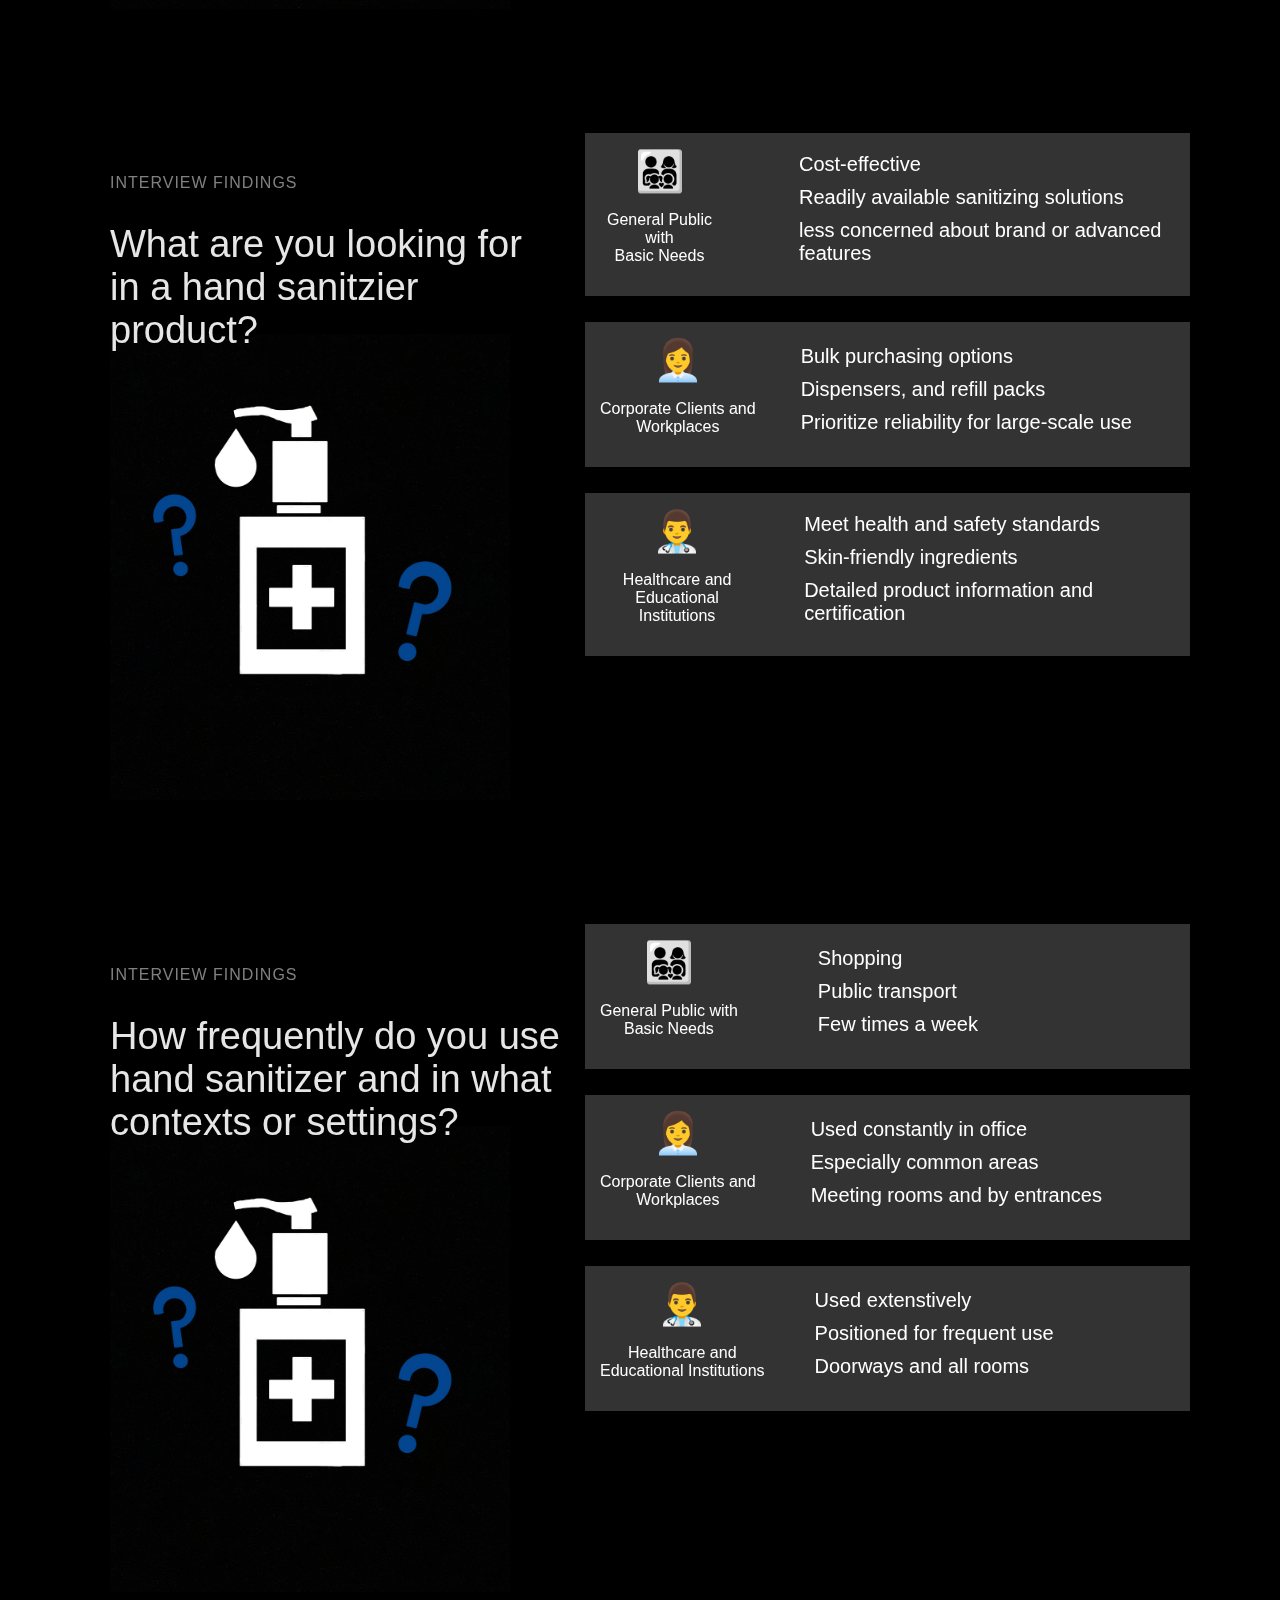
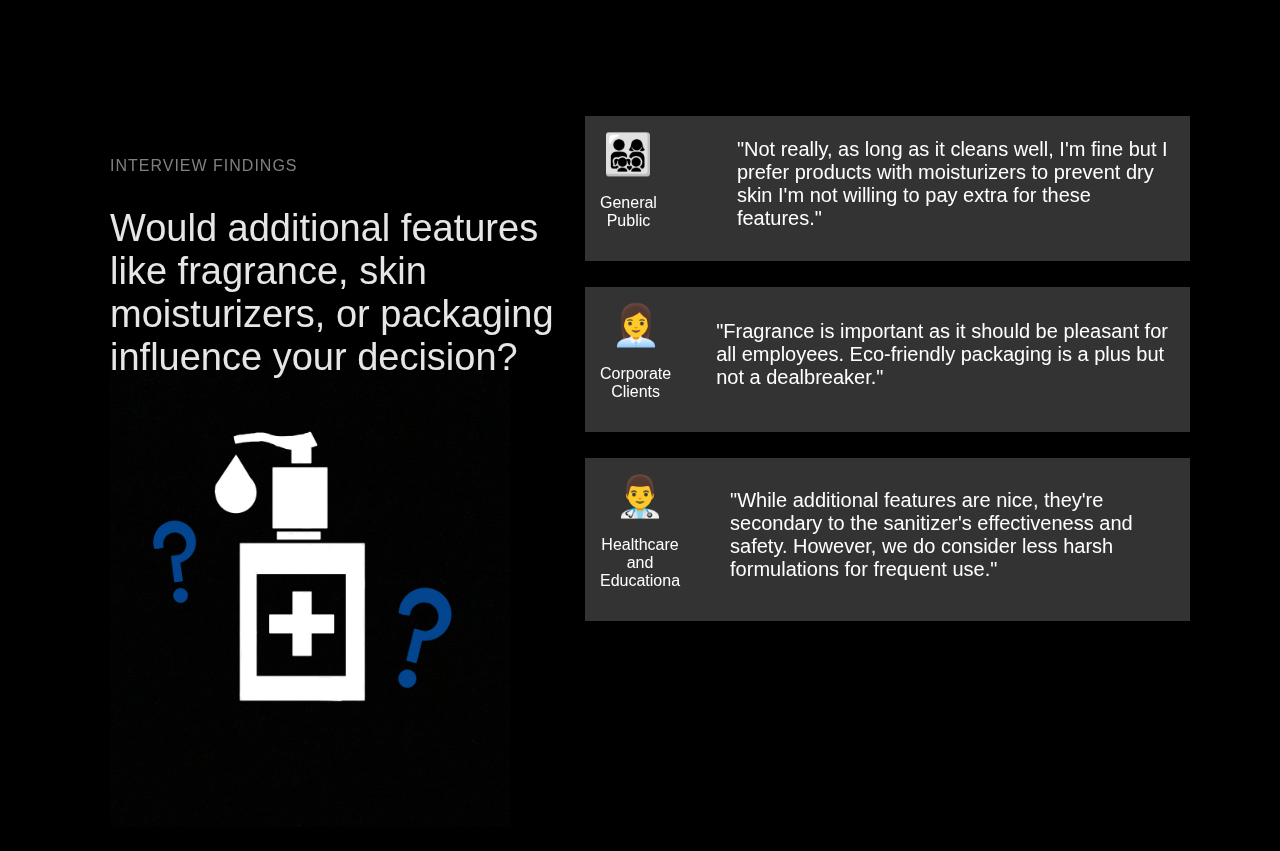
<file: boxes.html>
<!DOCTYPE html>
<html lang="en">
<head>
<meta charset="UTF-8">
<meta name="viewport" content="width=device-width, initial-scale=1.0">
<link href="https://fonts.cdnfonts.com/css/tt-norms-pro" rel="stylesheet">
<link rel="stylesheet" href="https://cdnjs.cloudflare.com/ajax/libs/font-awesome/5.15.1/css/all.min.css">
<title>LinkedIn Usage Layout</title>
<style>

  body {
    font-family: Tt Norms Pro, sans-serif;
    margin: 0;
    padding: 0;
    background-color: black;
    display: flex;
    justify-content: center;
    height: 100vh;
    align-items: center;
    font-weight: 150px;
    flex-direction: column; /* Stack items vertically */
            align-items: center; /* Center items horizontally */

  }
  .container {
    width: 1100px;
    display: flex;
    background-color: black;
    color: white;
    padding-top: 100px;
  }
  .left-content {
    width: 45%;
    padding: 20px;
    box-sizing: border-box;
  }
  .right-content {
    width: 55%;
    display: flex;
    flex-direction: column;
  }
  .box {
    background-color: #333;
    color: white;
    margin-bottom: 26px;
    display: flex;
    align-items: center;
    box-sizing: border-box;
    padding: 15px;
  }
  .emoji-and-text {
    margin-right: 20px;
    text-align: center;
  }
  .emoji {
    font-size: 40px;
  }
  .box h3 {
    color: #ffd700;
    margin: 4px 0; /* Small margin for spacing */
  }
  .box ul {
    list-style-type: none;
    padding: 0;
    margin: 0; /* Remove margin to align with the emoji and text */
    font-size: 20px;
    margin-left: 30px;
    font-weight: 1;
  }
  .box ul li {
    margin-bottom: 10px;
  }

  .box p{
    font-size: 16px;
  }

  #kewl{
    margin-left: -5px;
  }

  #kewl2{
    margin-left: 5px;
  }

  #polio{
    margin-left: 30px;
  }

  .container h4{
    font-weight: 400;
    color: grey;
    word-spacing: 10;
    letter-spacing: 1px;
    font-size: 16px;
  }

  .container h2{
    font-weight: 400;
    word-spacing: 10;
    opacity: 0.9;
    font-size: 38px;
  }

.container img{
  width: 400px;
  margin-top: -50px;
  margin-right: 60px;
}

 .clear {
    clear: both; /* This will clear the float */
  }

</style>
</head>
<body>

<div class="container">
  <div class="left-content">
    <i class="fa-solid fa-magnifying-glass" style="color: #ffffff;"> </i> <h4> INTERVIEW FINDINGS</h4>
    <h2>What are you looking for <br> in a hand sanitzier product?</h2>
    <img src="rawr.jpeg">
  </div>
  
  <div class="right-content">
    <div class="box">
      <div class="emoji-and-text">
        <div class="emoji">👨‍👩‍👧‍👦</div>
        <p>General Public with <br> Basic Needs</p>
      </div>
      <div id="polio">
      <ul>
        <li>Cost-effective</li>
        <li>Readily available sanitizing solutions</li>
        <li>less concerned about brand or advanced features</li>
      </ul>
    </div>
    </div>
    <div class="box">
      <div class="emoji-and-text">
        <div class="emoji">👩‍💼</div>
        <p>Corporate Clients and <br> Workplaces</p>
      </div>
        <div id="kewl">
      <ul>
        <li>Bulk purchasing options</li>
        <li>Dispensers, and refill packs</li>
        <li>Prioritize reliability for large-scale use</li>
      </ul>
    </div>
    </div>
    <div class="box">
      <div class="emoji-and-text">
        <div class="emoji">👨‍⚕️</div>
        <p>Healthcare and <br>Educational Institutions</p>
      </div>
      <ul>
        <li>Meet health and safety standards</li>
        <li>Skin-friendly ingredients</li>
        <li>Detailed product information and certification</li>
      </ul>
    </div>
  </div>
</div>

<div class="clear"></div>

<div class="container">
  <div class="left-content">
    <i class="fa-solid fa-magnifying-glass" style="color: #ffffff;"> </i> <h4> INTERVIEW FINDINGS</h4>
    <h2>How frequently do you use hand sanitizer and in what contexts or settings?</h2>
    <img src="rawr.jpeg">
  </div>
  
  <div class="right-content">
    <div class="box">
      <div class="emoji-and-text">
        <div class="emoji">👨‍👩‍👧‍👦</div>
        <p>General Public with <br> Basic Needs</p>
      </div>
      <div id="polio">
      <ul>
        <li>Cost-effective</li>
        <li>Readily available sanitizing solutions</li>
        <li>less concerned about brand or advanced features</li>
      </ul>
    </div>
    </div>
    <div class="box">
      <div class="emoji-and-text">
        <div class="emoji">👩‍💼</div>
        <p>Corporate Clients and <br> Workplaces</p>
      </div>
        <div id="kewl">
      <ul>
        <li>Bulk purchasing options</li>
        <li>Dispensers, and refill packs</li>
        <li>Prioritize reliability for large-scale use</li>
      </ul>
    </div>
    </div>
    <div class="box">
      <div class="emoji-and-text">
        <div class="emoji">👨‍⚕️</div>
        <p>Healthcare and <br>Educational Institutions</p>
      </div>
      <ul>
        <li>Meet health and safety standards</li>
        <li>Skin-friendly ingredients</li>
        <li>Detailed product information and certification</li>
      </ul>
    </div>
  </div>
</div>

<div class="clear"></div>

<div class="container">
  <div class="left-content">
    <i class="fa-solid fa-magnifying-glass" style="color: #ffffff;"> </i> <h4> INTERVIEW FINDINGS</h4>
    <h2>What are you looking for <br> in a hand sanitzier product?</h2>
    <img src="rawr.jpeg">
  </div>
  
  <div class="right-content">
    <div class="box">
      <div class="emoji-and-text">
        <div class="emoji">👨‍👩‍👧‍👦</div>
        <p>General Public with <br> Basic Needs</p>
      </div>
      <div id="polio">
      <ul>
        <li>Cost-effective</li>
        <li>Readily available sanitizing solutions</li>
        <li>less concerned about brand or advanced features</li>
      </ul>
    </div>
    </div>
    <div class="box">
      <div class="emoji-and-text">
        <div class="emoji">👩‍💼</div>
        <p>Corporate Clients and <br> Workplaces</p>
      </div>
        <div id="kewl">
      <ul>
        <li>Bulk purchasing options</li>
        <li>Dispensers, and refill packs</li>
        <li>Prioritize reliability for large-scale use</li>
      </ul>
    </div>
    </div>
    <div class="box">
      <div class="emoji-and-text">
        <div class="emoji">👨‍⚕️</div>
        <p>Healthcare and <br>Educational Institutions</p>
      </div>
      <ul>
        <li>Meet health and safety standards</li>
        <li>Skin-friendly ingredients</li>
        <li>Detailed product information and certification</li>
      </ul>
    </div>
  </div>
</div>

<div class="clear"></div>

<div class="container">
  <div class="left-content">
    <i class="fa-solid fa-magnifying-glass" style="color: #ffffff;"> </i> <h4> INTERVIEW FINDINGS</h4>
    <h2>How frequently do you use hand sanitizer and in what contexts or settings?</h2>
    <img src="rawr.jpeg">
  </div>
  
  <div class="right-content">
    <div class="box">
      <div class="emoji-and-text">
        <div class="emoji">👨‍👩‍👧‍👦</div>
        <p>General Public with <br> Basic Needs</p>
      </div>
      <div id="polio">
      <ul>
        <li>Shopping</li>
        <li>Public transport</li>
        <li>Few times a week </li>
      </ul>
    </div>
    </div>
    <div class="box">
      <div class="emoji-and-text">
        <div class="emoji">👩‍💼</div>
        <p>Corporate Clients and <br> Workplaces</p>
      </div>
        <div id="kewl2">
      <ul>
        <li>Used constantly in office</li>
        <li>Especially common areas</li>
        <li>Meeting rooms and by entrances</li>
      </ul>
    </div>
    </div>
    <div class="box">
      <div class="emoji-and-text">
        <div class="emoji">👨‍⚕️</div>
        <p>Healthcare and <br>Educational Institutions</p>
      </div>
      <ul>
        <li>Used extenstively</li>
        <li>Positioned for frequent use</li>
        <li>Doorways and all rooms</li>
      </ul>
    </div>
  </div>
</div>

<div class="clear"></div>

<div class="container">
  <div class="left-content">
    <i class="fa-solid fa-magnifying-glass" style="color: #ffffff;"> </i> <h4> INTERVIEW FINDINGS</h4>
    <h2>Would additional features like fragrance, skin moisturizers, or packaging influence your decision?</h2>
    <img src="rawr.jpeg">
  </div>
  
  <div class="right-content">
    <div class="box">
      <div class="emoji-and-text">
        <div class="emoji">👨‍👩‍👧‍👦</div>
        <p> General Public</p>
      </div>
      <div id="polio">
      <ul>
        <li>"Not really, as long as it cleans well, I'm fine but I prefer products with moisturizers to prevent dry skin I'm not willing to pay extra for these features."</li>
      </ul>
    </div>
    </div>
    <div class="box">
      <div class="emoji-and-text">
        <div class="emoji">👩‍💼</div>
        <p>Corporate Clients</p>
      </div>
        <div id="kewl">
      <ul>
        <li>"Fragrance is important as it should be pleasant for all employees. Eco-friendly packaging is a plus but not a dealbreaker."</li>
      </ul>
    </div>
    </div>
    <div class="box">
      <div class="emoji-and-text">
        <div class="emoji">👨‍⚕️</div>
        <p>Healthcare and Educationa</p>
      </div>
      <ul>
        <li>"While additional features are nice, they're secondary to the sanitizer's effectiveness and safety. However, we do consider less harsh formulations for frequent use."</li>
      </ul>
    </div>
  </div>
</div>


</body>
</html>
</file>
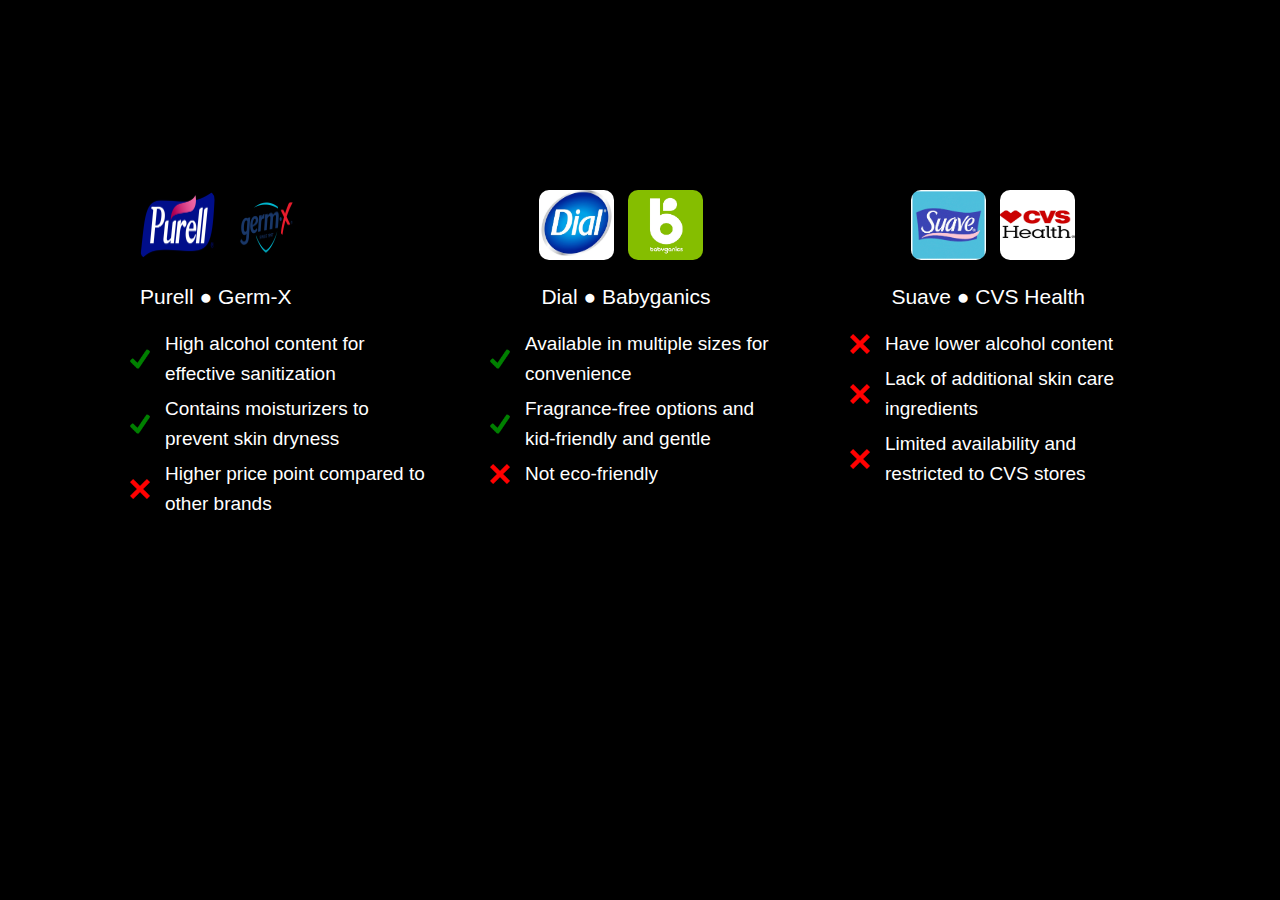
<file: comp.html>
<!DOCTYPE html>
<html lang="en">
<head>
<meta charset="UTF-8">
<meta name="viewport" content="width=device-width, initial-scale=1.0">
    <link href="https://fonts.cdnfonts.com/css/tt-norms-pro" rel="stylesheet">
<title>Social Media Usage Spectrum</title>
<style>
  body {
    background-color: black;
    margin: 0 auto;
    padding: 100px;
    color: white;
      font-family: TT Norms Pro, sans-serif;
  }

  .usage-spectrum {
    display: flex;
    justify-content: space-between;
  }

  .category {
    flex: 1;
    background-color: black;
    border-radius: 8px;
    padding: 20px;
    margin: 0 10px;
    box-sizing: border-box;
  }

  .platform img {
    width: 75px; /* Or the size of your icons */
    height: 70px;
    margin-right: 10px;
    border-radius: 10px;
  }

  h2 {
    color: #000;
    border-bottom: 2px solid #000;
  }

   ul {
    list-style-type: none;
    padding: 0;
  }

  .pro, .con {
    margin: 5px 0;
    padding-left: 35px; /* Make room for the bullet image */
    background-repeat: no-repeat;
    background-position: left center;
    background-size: 20px 20px; /* Size of the bullet image */
  }

  .pro {
    background-image: url('yummy.png');
  }

  .con {
    background-image: url('exes.png');
  }

  li {
    margin: 5px 0;
    font-size: 19px;
    font-weight: 2;
    line-height: 30px;
  }

  .pro {
    color: white;
  }

  .con {
    color: white;
  }

  P{
    font-size: 21PX;
    font-weight: lighter;
    margin-bottom: 20px;
  }

  #lol{
    text-align: right;

    padding-right: 65px;
  }

  #no{
    text-align: center;
    padding-right: 28px;
 
  }

  #ohyeah{
    margin-left: 10px;
  }


</style>
</head>
<body>

<div class="usage-spectrum">
  <div class="category">
    <h2>Most used</h2>
    <div class="platform">
      <div id="ohyeah">
      <img src="purell.png" alt="Instagram">
      <img src="germ.png" alt="BeReal">
      <p>Purell  ●  Germ-X</p>
          </div>
      <ul>
        <li class="pro">High alcohol content for effective sanitization</li>
        <li class="pro">Contains moisturizers to prevent skin dryness</li>
        <li class="con">Higher price point compared to other brands</li>
      </ul>
    </div>
  </div>

  <div class="category">
    <h2>Somewhat used</h2>
    <div class="platform">
      <div id="no">
      <img src="dialy.jpeg" alt="Slack">
      <img src="babby.jpeg" alt="GroupMe">
      <p>Dial  ●  Babyganics</p>
    </div>
      <ul>
        <li class="pro">Available in multiple sizes for convenience</li>
        <li class="pro">Fragrance-free options and kid-friendly and gentle</li>
        <li class="con">Not eco-friendly</li>
      </ul>
    </div>
  </div>

  <div class="category">
    <h2>Least used</h2>
    <div class="platform">
        <div id="lol">
      <img src="suave.gif" alt="Facebook">
      <img src="cvs.jpeg" alt="LinkedIn">
      <p> Suave  ●  CVS Health</p>
    </div>
      <ul>
        <li class="con">Have lower alcohol content </li>
        <li class="con">Lack of additional skin care ingredients</li>
        <li class="con">Limited availability and restricted to CVS stores</li>
      </ul>
    </div>
  </div>
</div>

</body>
</html>
</file>
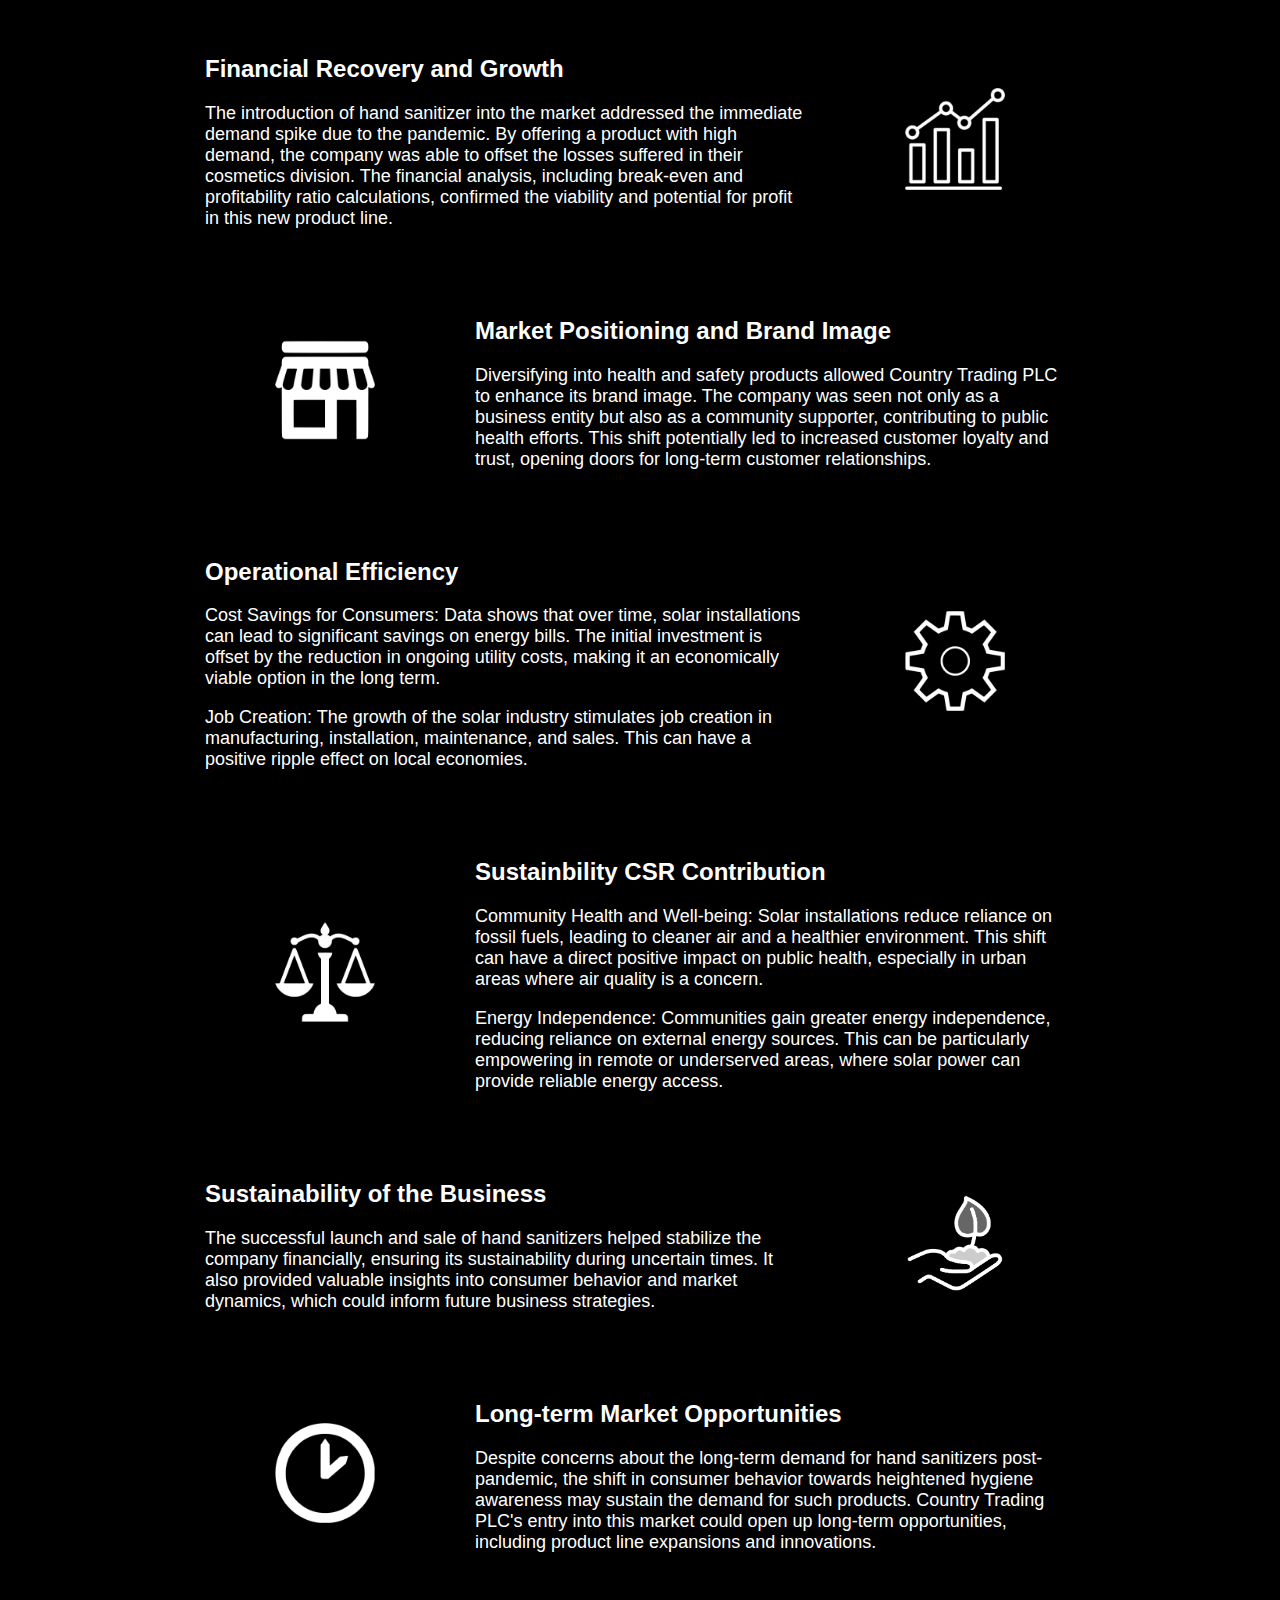
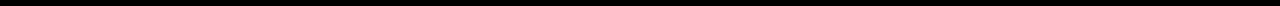
<file: solutions.html>
<!DOCTYPE html>
<html lang="en">
<head>
    <meta charset="UTF-8">
    <meta name="viewport" content="width=device-width, initial-scale=1.0">
    <title>Company Analysis Layout</title>
        <link href="https://fonts.cdnfonts.com/css/tt-norms-pro" rel="stylesheet">
    <style>
        body {
            font-family: 'Tt Norms Pro', sans-serif;
            margin: 0;
            padding: 0;
            background-color: black; /* Set background color to black */
                      color: white; 
        }

        .container {
            display: flex;
            align-items: center;
            justify-content: center;
             margin: 20px auto; /* Center the container */
            flex-wrap: wrap;
            max-width: 900px; /* Set maximum width */
          
        }

        .text {
            flex: 1;
            max-width: 70%;
            padding: 15px;
        }

        .image {
            flex: 1;
            max-width: 30%;
            text-align: center;
        }

        .image img {
            width:100px;
            height: auto;
        }

        .container:nth-child(even) .image {
            order: -1;
        }

        p{
            font-size: 18px;
            font-weight: 300;
        }
    </style>
</head>
<body>

<div class="container">
    <div class="text">
        <h2>Financial Recovery and Growth</h2>
        <p>The introduction of hand sanitizer into the market addressed the immediate demand spike due to the pandemic. By offering a product with high demand, the company was able to offset the losses suffered in their cosmetics division. The financial analysis, including break-even and profitability ratio calculations, confirmed the viability and potential for profit in this new product line.</p>
    </div>
    <div class="image">
        <img src="graph.png" alt="Financial Recovery and Growth">
    </div>
</div>

<div class="container">
    <div class="text">
        <h2>Market Positioning and Brand Image</h2>
        <p>Diversifying into health and safety products allowed Country Trading PLC to enhance its brand image. The company was seen not only as a business entity but also as a community supporter, contributing to public health efforts. This shift potentially led to increased customer loyalty and trust, opening doors for long-term customer relationships.</p>
    </div>
    <div class="image">
       <img width="32" height="32" src="market.png" alt="external-market-economics-outline-outline-black-m-oki-orlando"/>
    </div>
</div>

<div class="container">
    <div class="text">
        <h2>Operational Efficiency</h2>
        <p>Cost Savings for Consumers: Data shows that over time, solar installations can lead to significant savings on energy bills. The initial investment is offset by the reduction in ongoing utility costs, making it an economically viable option in the long term.</p>
<p>Job Creation: The growth of the solar industry stimulates job creation in manufacturing, installation, maintenance, and sales. This can have a positive ripple effect on local economies.</p>
    </div>
    <div class="image">
        <img src="set.png" alt="Operational Efficiency">
    </div>
</div>

<div class="container">
    <div class="text">
        <h2>Sustainbility CSR Contribution</h2>
        <p>Community Health and Well-being: Solar installations reduce reliance on fossil fuels, leading to cleaner air and a healthier environment. This shift can have a direct positive impact on public health, especially in urban areas where air quality is a concern.</p>
<p>Energy Independence: Communities gain greater energy independence, reducing reliance on external energy sources. This can be particularly empowering in remote or underserved areas, where solar power can provide reliable energy access.</p>
    </div>
    <div class="image">
        <img src="ethi.png" alt="Ethical and CSR Contribution">
    </div>
</div>

<div class="container">
    <div class="text">
        <h2>Sustainability of the Business</h2>
        <p>The successful launch and sale of hand sanitizers helped stabilize the company financially, ensuring its sustainability during uncertain times. It also provided valuable insights into consumer behavior and market dynamics, which could inform future business strategies.</p>
    </div>
    <div class="image">
        <img src="sust.png" alt="Sustainability of the Business">
    </div>
</div>

<div class="container">
    <div class="text">
        <h2>Long-term Market Opportunities</h2>
        <p>Despite concerns about the long-term demand for hand sanitizers post-pandemic, the shift in consumer behavior towards heightened hygiene awareness may sustain the demand for such products. Country Trading PLC's entry into this market could open up long-term opportunities, including product line expansions and innovations.</p>
    </div>
    <div class="image">
        <img src="clocky.png" alt="Long-term Market Opportunities">
    </div>
</div>

</body>
</html>
</file>
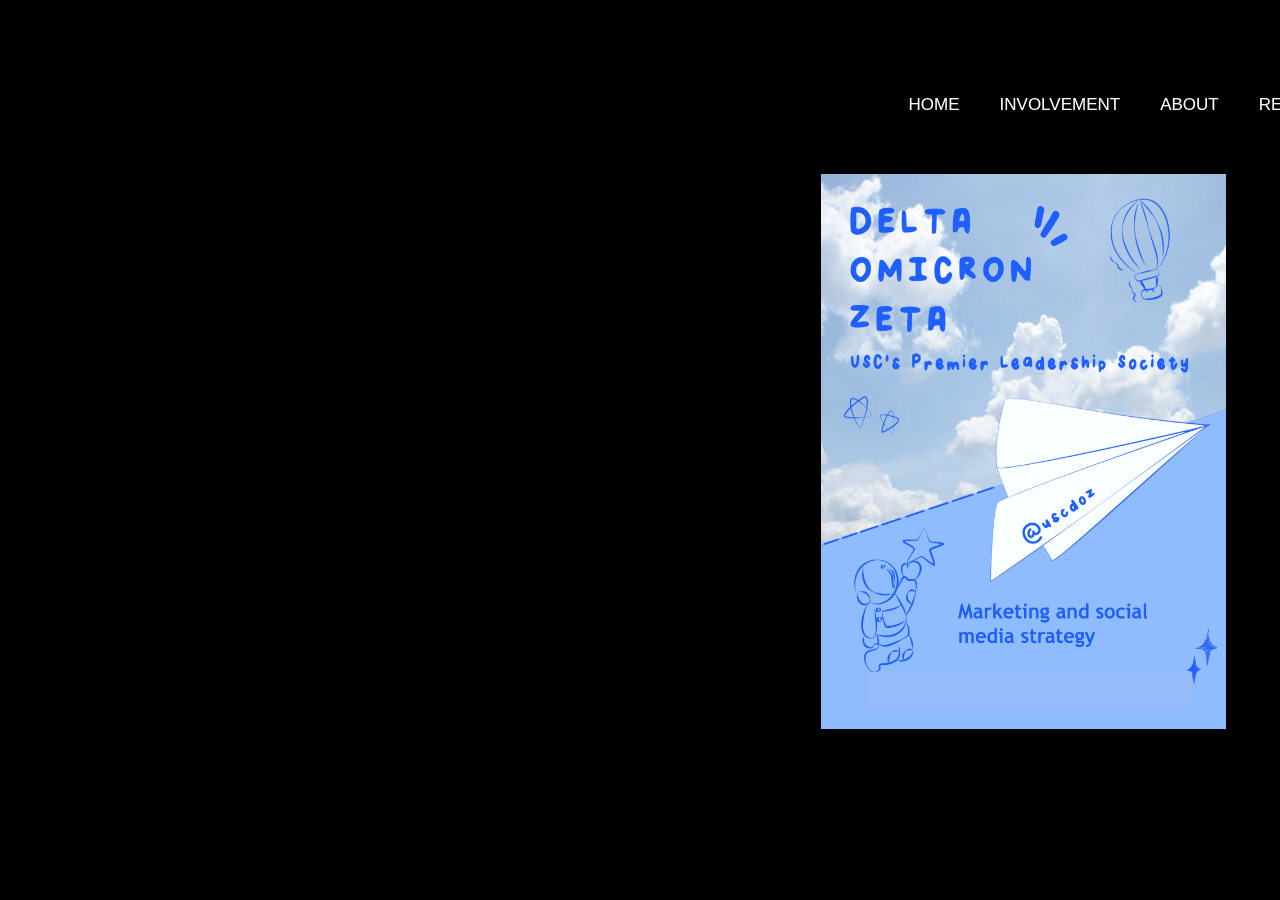
<file: tiffany.html>
<!DOCTYPE html>
<html>
<head>
  <title>Disney Project</title>
    <link rel="icon" href="tab.png" type="image/png">
<style>


body {
  margin: 0;
  padding: 0;
  height: 100vh;
  display: flex;
  justify-content: center;
  align-items: center;
  text-align: center;
  font-family: sans-serif;
   background-color: black;
   width: 1000px;
}

input {
  display: none;
}

img {
  width: 100%;
  margin-top: 15px;
}

h1 {
  font-size: 26px;
}

h2 {
  margin-top: 65px;
  font-size: 22px;
}

.book {
  display: flex;
}

.flip-book {
  width: 400px;
  height: 550px;
  position: relative;
  perspective: 1500px;
  margin-left: -560px;
  margin-bottom: 100px:
  margin-top: 150px;
     transition: transform 0.3s ease; /* Smooth transition */
}

.flip-book:hover {
    transform: scale(1.05); /* Zoom out effect */
}

.flip {
  height: 100%;
  width: 100%;
  position: absolute;
  top: 0;
  left: 0;
  transform-origin: center left;
  transform-style: preserve-3d;
  transition: 0.5s;
  color: #000;
  border-left: 1px dashed #f0f0f0;
}

.front, .back {
  position: absolute;
  width: 100%;
  height: 100%;
  top: 0;
  left: 0;
  backface-visibility: hidden;
  background-color: #fff;
  box-sizing: border-box;
  padding: 0 13px;
}

.back {
  transform: rotateY(180deg);
}

.next-btn, .back-btn {
  position: absolute;
  padding: 1px;
  padding-left: 6px;
padding-right: 6px;
  bottom: 13px;
  right: 13px;
  cursor: pointer;
  color: #000;
  font-size: 50px;
  margin-bottom: 250px;
  color: white;
  border: white 2px solid;
  border-radius: 100%;

}

.back-btn {
margin-right: 450px;
}

.next-btn {
margin-right: -150px;
}



/* Generate CSS for each page */
/* You can extend this pattern for more pages */
#p1 { z-index: 7; }
#p2 { z-index: 6; }
#p3 { z-index: 5; }
#p4 { z-index: 4; }
#p5 { z-index: 3; }
#p6 { z-index: 2; }
#p7 { z-index: 1; }

/* Checkbox states to handle flipping */
#c1:checked ~ .flip-book #p1 { transform: rotateY(-180deg); z-index: 1; }
#c2:checked ~ .flip-book #p2 { transform: rotateY(-180deg); z-index: 2; }
#c3:checked ~ .flip-book #p3 { transform: rotateY(-180deg); z-index: 3; }
#c4:checked ~ .flip-book #p4 { transform: rotateY(-180deg); z-index: 4; }
#c5:checked ~ .flip-book #p5 { transform: rotateY(-180deg); z-index: 5; }
#c6:checked ~ .flip-book #p6 { transform: rotateY(-180deg); z-index: 6; }
#c7:checked ~ .flip-book #p7 { transform: rotateY(-180deg); z-index: 7; }

/* Hide previous pages */
#c3:checked ~ .flip-book #p1, #c4:checked ~ .flip-book #p2, #c5:checked ~ .flip-book #p3,
#c6:checked ~ .flip-book #p4, #c7:checked ~ .flip-book #p5 { display: none; }

#lol img{
    width: 405px;
    height: 555px;
    margin-top: -110px;
    margin-left: -14px;

}

a{
    text-decoration: none !important;
    color: white;
}

nav {
    display: flex;
    align-items: center;
    justify-content: space-between;
    height: 50px;
    backdrop-filter: blur(5px);
    padding: 20px 30px;
    color: #fff;
        font-family: 'TT Norms Pro', sans-serif;

     margin-top: -690px;
  margin-left: 1200px;
}

.nav-list {
    display: flex;
    align-items: center;
    justify-content: space-evenly;
    list-style-type: none;
      transition: transform 0.3s ease; /* Smooth transition */
}

.nav-list li:hover {
    transform: scale(1.1); /* Zoom out effect */
}

.nav-list li {
    margin: 0 20px;
    font-size: 17px;
    font-weight: 300;
    cursor: pointer;
}

.nav-list button {
    padding: 10px 20px;
    margin: 0 20px;
    border: 1px solid #fff;
    background-color: transparent;
    color: #fff;
    font-family: inherit;
    transition: alnav-listl ease-in 0.4s;
}

.nav-list button:hover {
    background-color: #fff;
    color: #000;
}
</style>
</head>
<body>
 <nav>
         <a href="index.html">
        <div class="logo"> <img src="logo.png"></div>
    </a>
        <ul class="nav-list">
            <a href="index.html">
            <li>HOME</li>
        </a>
              <a href="leadership.html">
            <li>INVOLVEMENT</li>
        </a>
              <a href="about.html">
            <li>ABOUT</li>
        </a>
              <a href="yabserabenyam.pdf">
            <li>RESUME</li>
        </a>
        </ul>
    </nav>

<div class="book">
  <!-- Checkboxes for controlling page flip -->
  <input type="checkbox" id="c1">
  <input type="checkbox" id="c2">
  <input type="checkbox" id="c3">
  <input type="checkbox" id="c4">
  <input type="checkbox" id="c5">
  <input type="checkbox" id="c6">
  <input type="checkbox" id="c7">

  <div class="flip-book">
    <!-- You can duplicate these divs for more pages -->
    <!-- Replace the placeholder text and images with your content -->
    <div class="flip" id="p1">
      <div class="back"><h2>Page 1 Content</h2>  <div id="lol">
            <img src="tiffy2.png">
        </div><label class="back-btn" for="c1">←</label></div>
      <div class="front">
        <h2>Cover Page</h2>
            <div id="lol">
            <img src="tiffy1.png">
        </div>
        <label class="next-btn" for="c1">→</label></div>
    </div>
    <div class="flip" id="p2">
      <div class="back"><h2>Page 3 Content</h2>  <div id="lol">
            <img src="tiffy4.png">
        </div><label class="back-btn" for="c2">←</label></div>
      <div class="front"><h2>Page 2 Content</h2>  <div id="lol">
            <img src="tiffy3.png">
        </div><label class="next-btn" for="c2">→</label></div>
    </div>
     <div class="flip" id="p3">
      <div class="back"><h2>Page 5 Content</h2>  <div id="lol">
            <img src="tiffy6.png">
        </div><label class="back-btn" for="c3">←</label></div>
      <div class="front"><h2>Page 4 Content</h2>  <div id="lol">
            <img src="tiffy5.png">
        </div><label class="next-btn" for="c3">→</label></div>
    </div>
     <div class="flip" id="p4">
      <div class="back"><h2>Page 7 Content</h2>  <div id="lol">
            <img src="tiffy8.png">
        </div><label class="back-btn" for="c4">←</label></div>
      <div class="front"><h2>Page 6 Content</h2>  <div id="lol">
            <img src="tiffy7.png">
        </div><label class="next-btn" for="c4">→</label></div>
    </div>
     <div class="flip" id="p5">
      <div class="back"><h2>Page 9 Content</h2>  <div id="lol">
            <img src="tiffy10.png">
        </div><label class="back-btn" for="c5">←</label></div>
      <div class="front"><h2>Page 8 Content</h2>  <div id="lol">
            <img src="tiffy9.png">
        </div><label class="next-btn" for="c5">→</label></div>
    </div>
     <div class="flip" id="p6">
      <div class="back"><h2>Page 11 Content</h2>  <div id="lol">
            <img src="tiffy12.png">
        </div><label class="back-btn" for="c6">←</label></div>
      <div class="front"><h2>Page 10 Content</h2>  <div id="lol">
            <img src="tiffy11.png">
        </div><label class="next-btn" for="c6">→</label></div>
    </div>
     <div class="flip" id="p7">
      <div class="back"><h2>Back</h2>  <div id="lol">
            <img src="tiffy14.png">
        </div><label class="back-btn" for="c7">←</label></div>
      <div class="front"><h2>Page 12 Content</h2>  <div id="lol">
            <img src="tiffy13.png">
        </div><label class="next-btn" for="c7">→</label></div>
    </div>
    <!-- Add more pages here -->
  </div>
</div>

</body>
</html>
</file>
